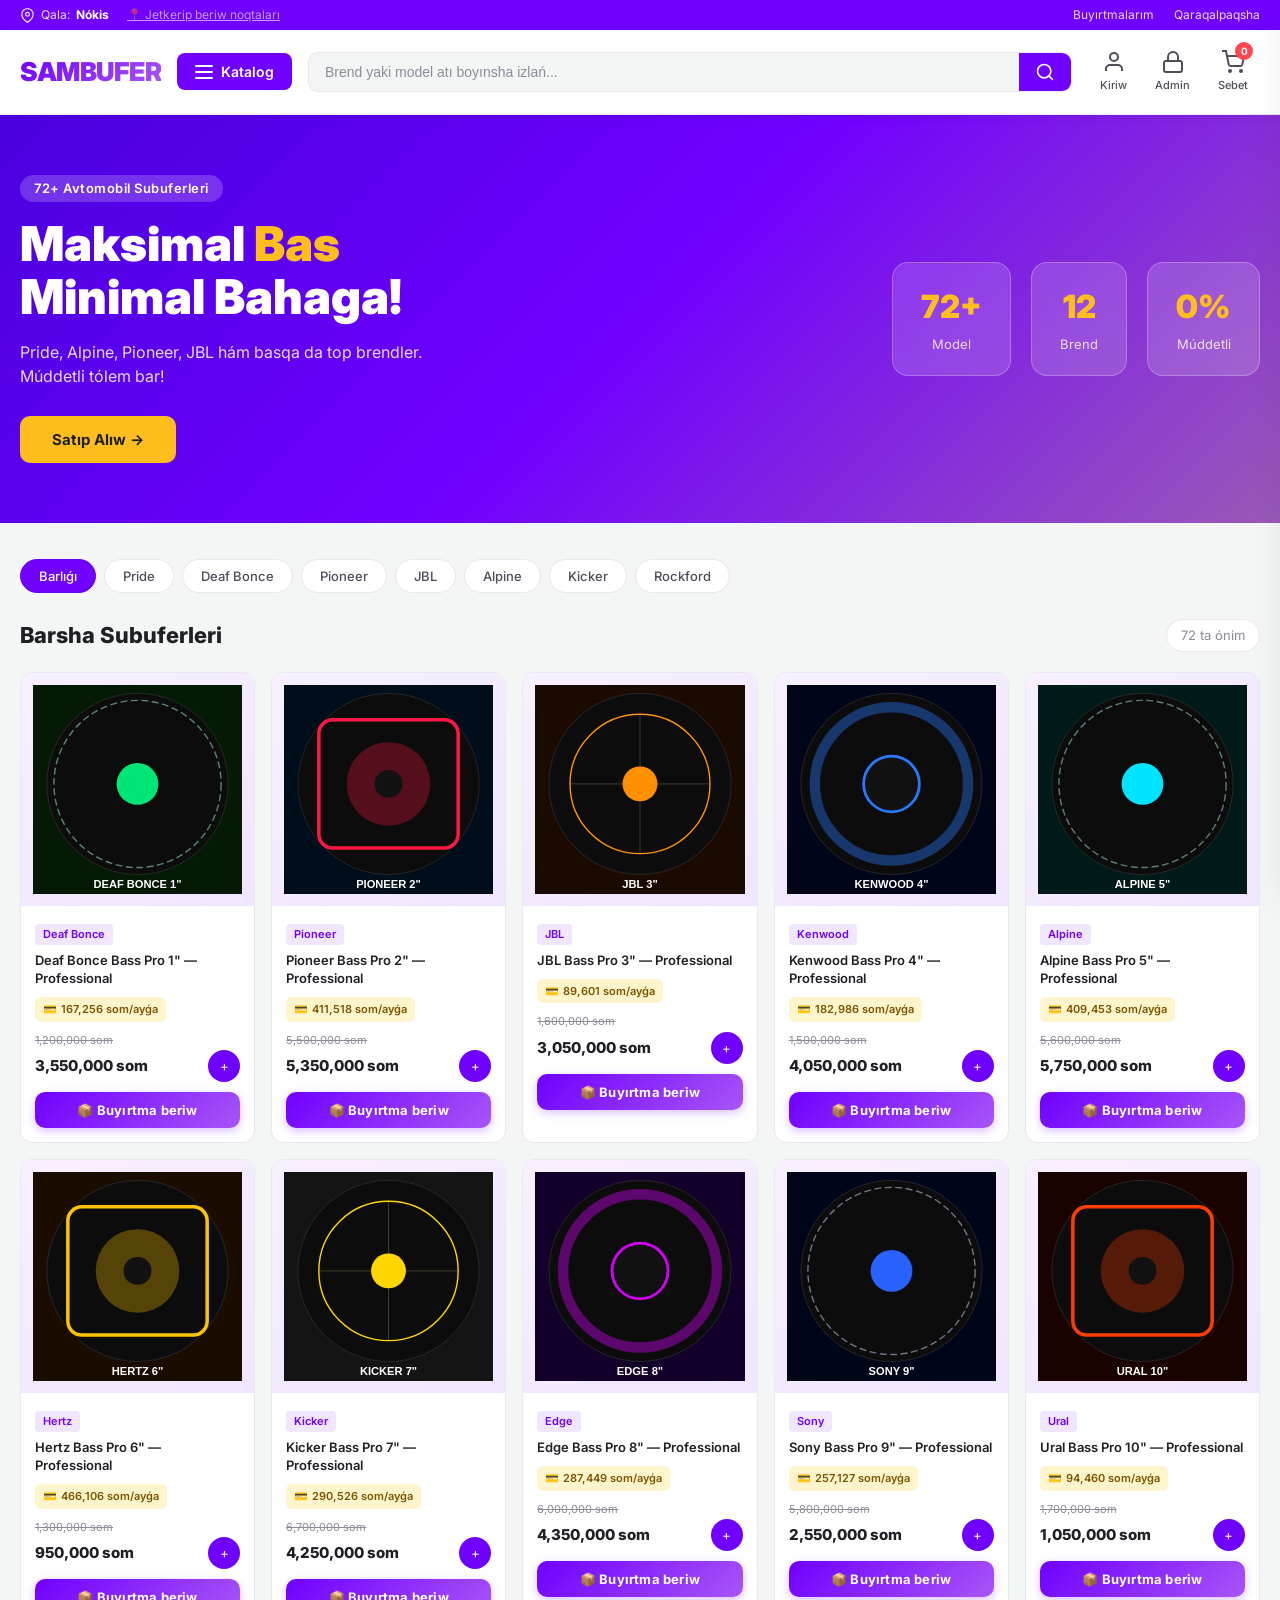
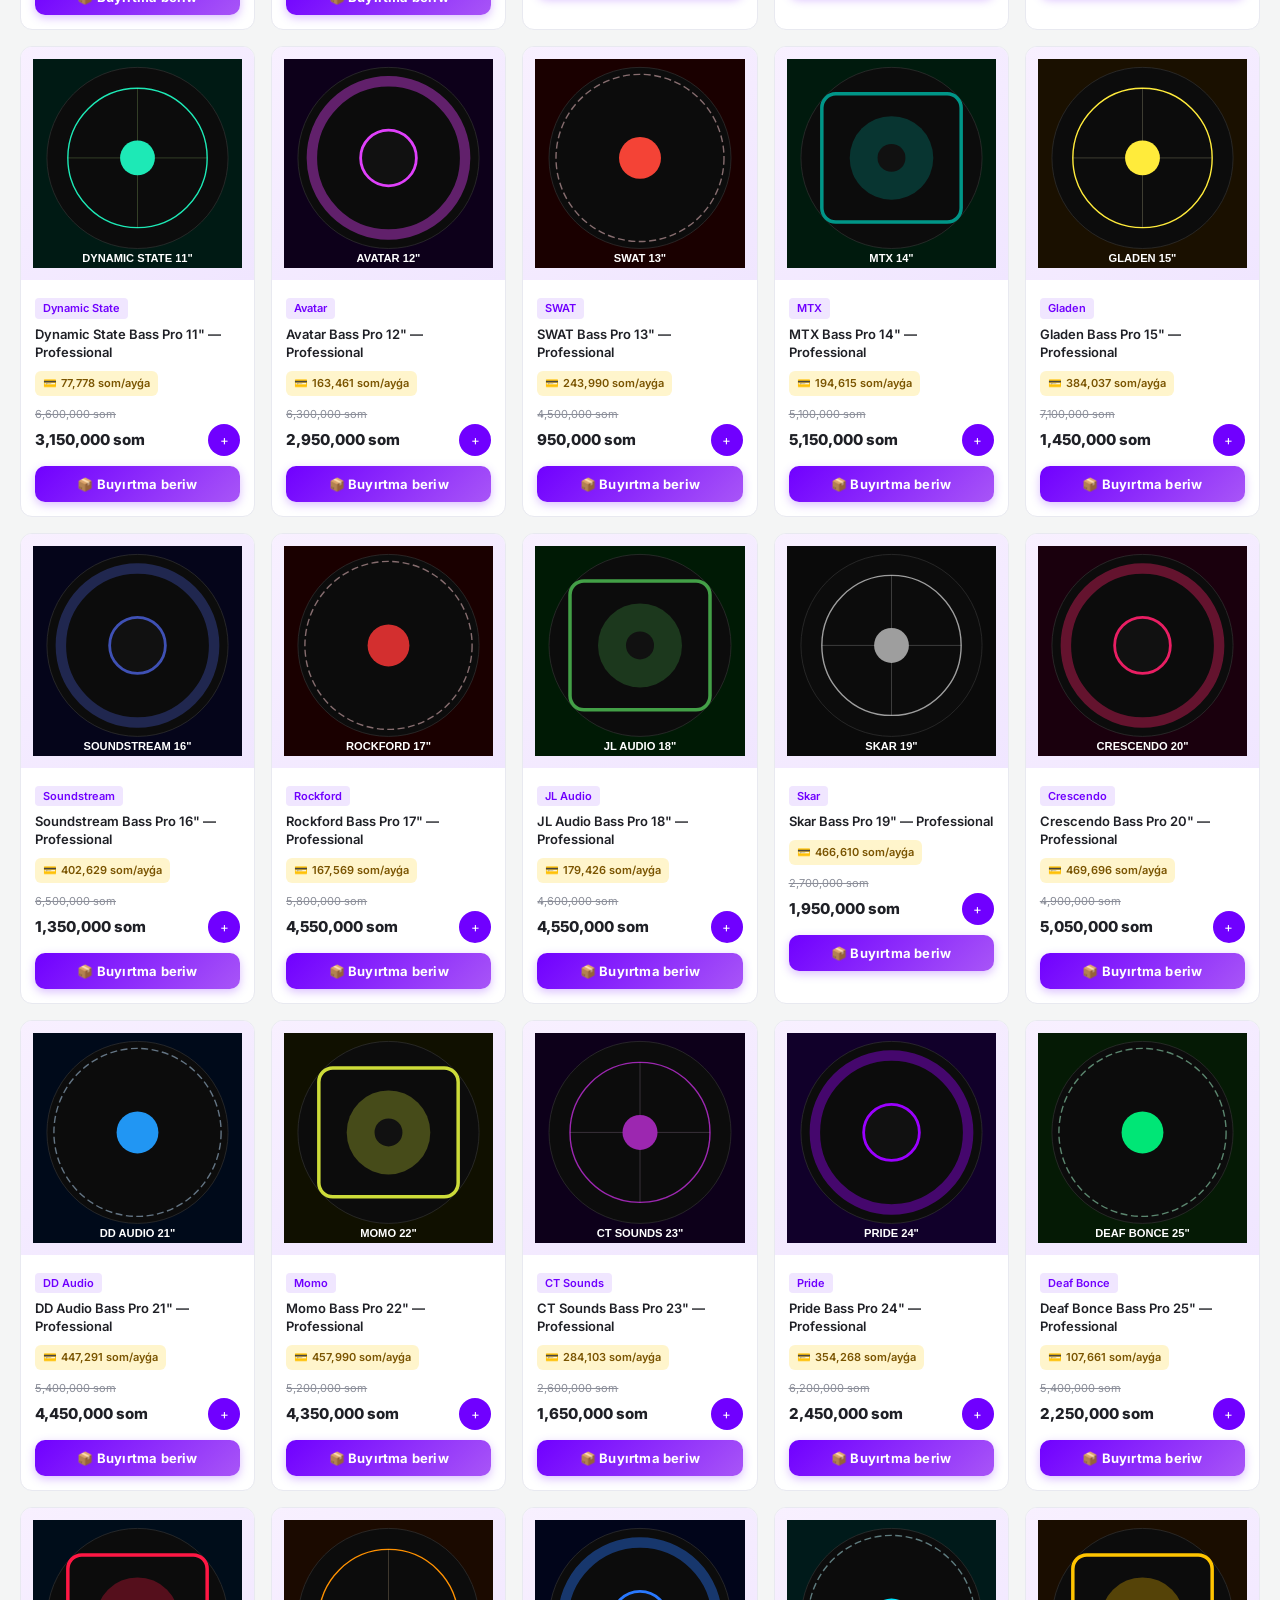
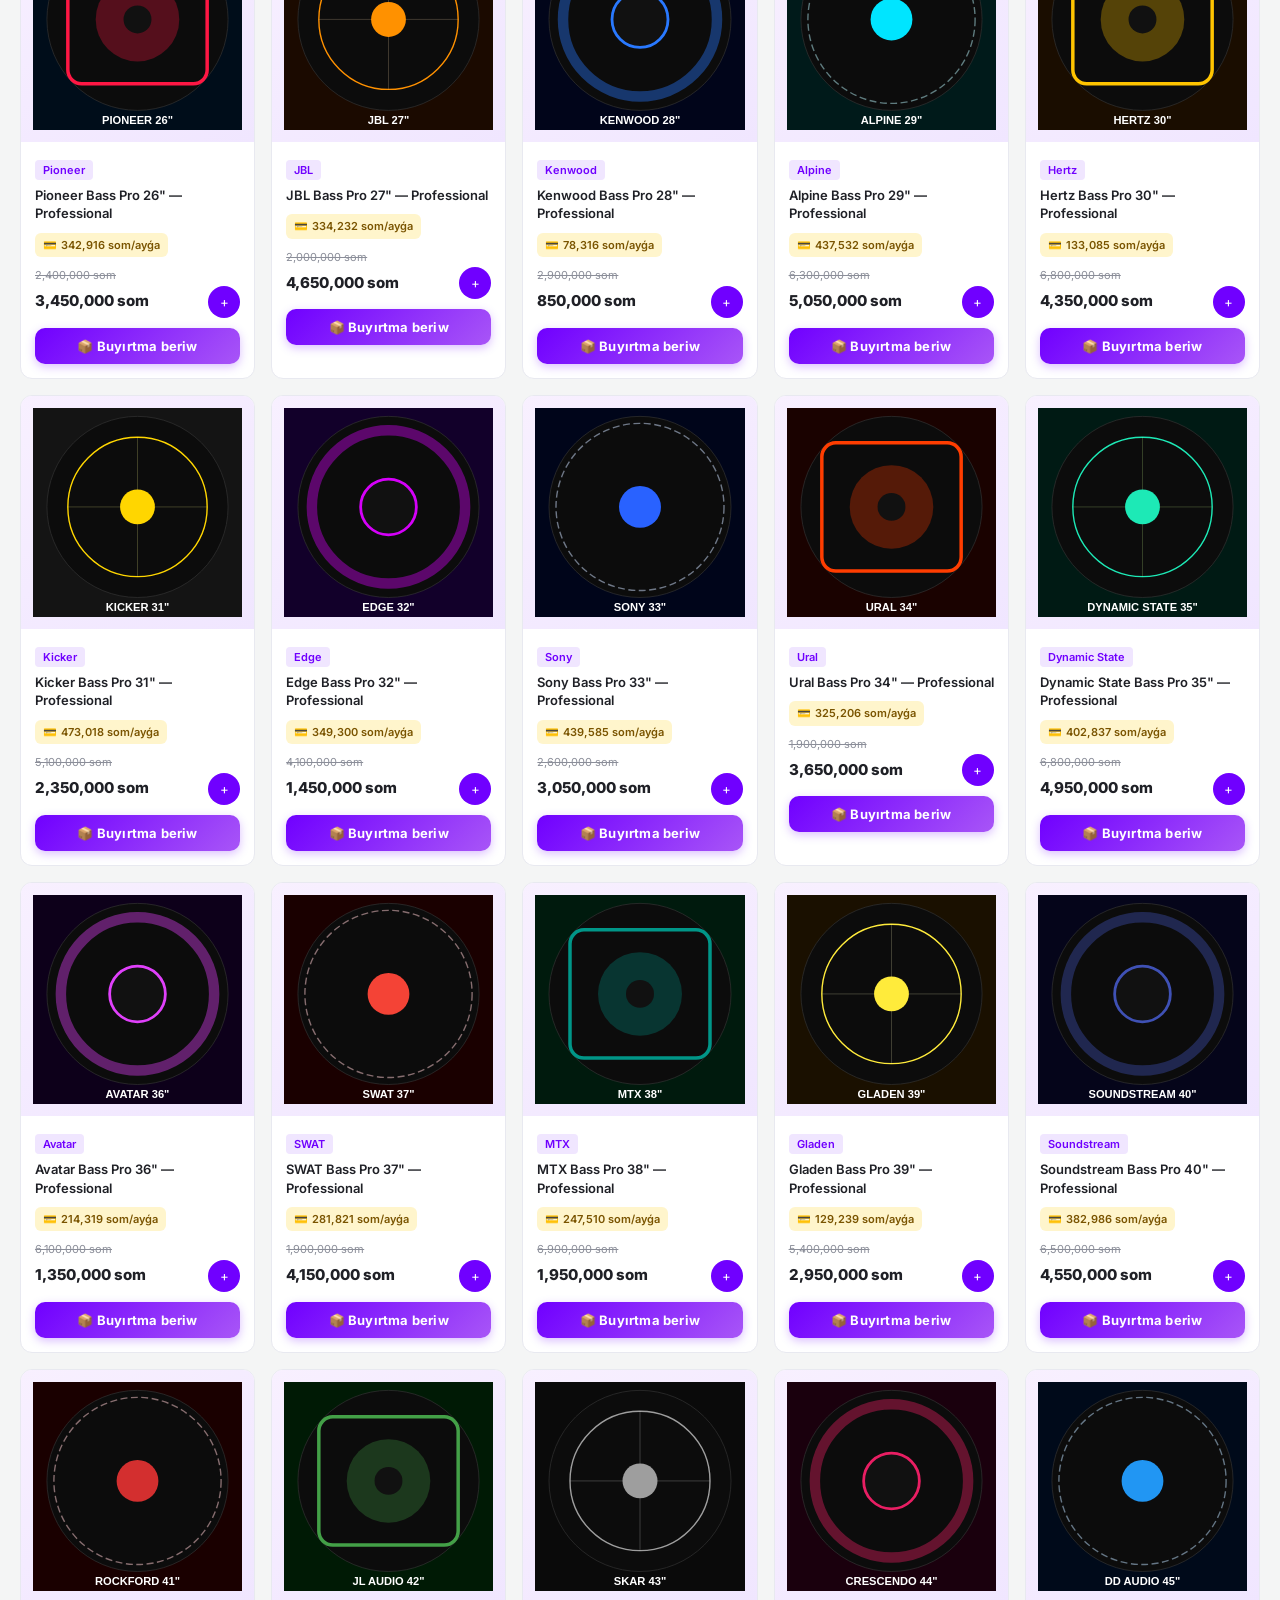
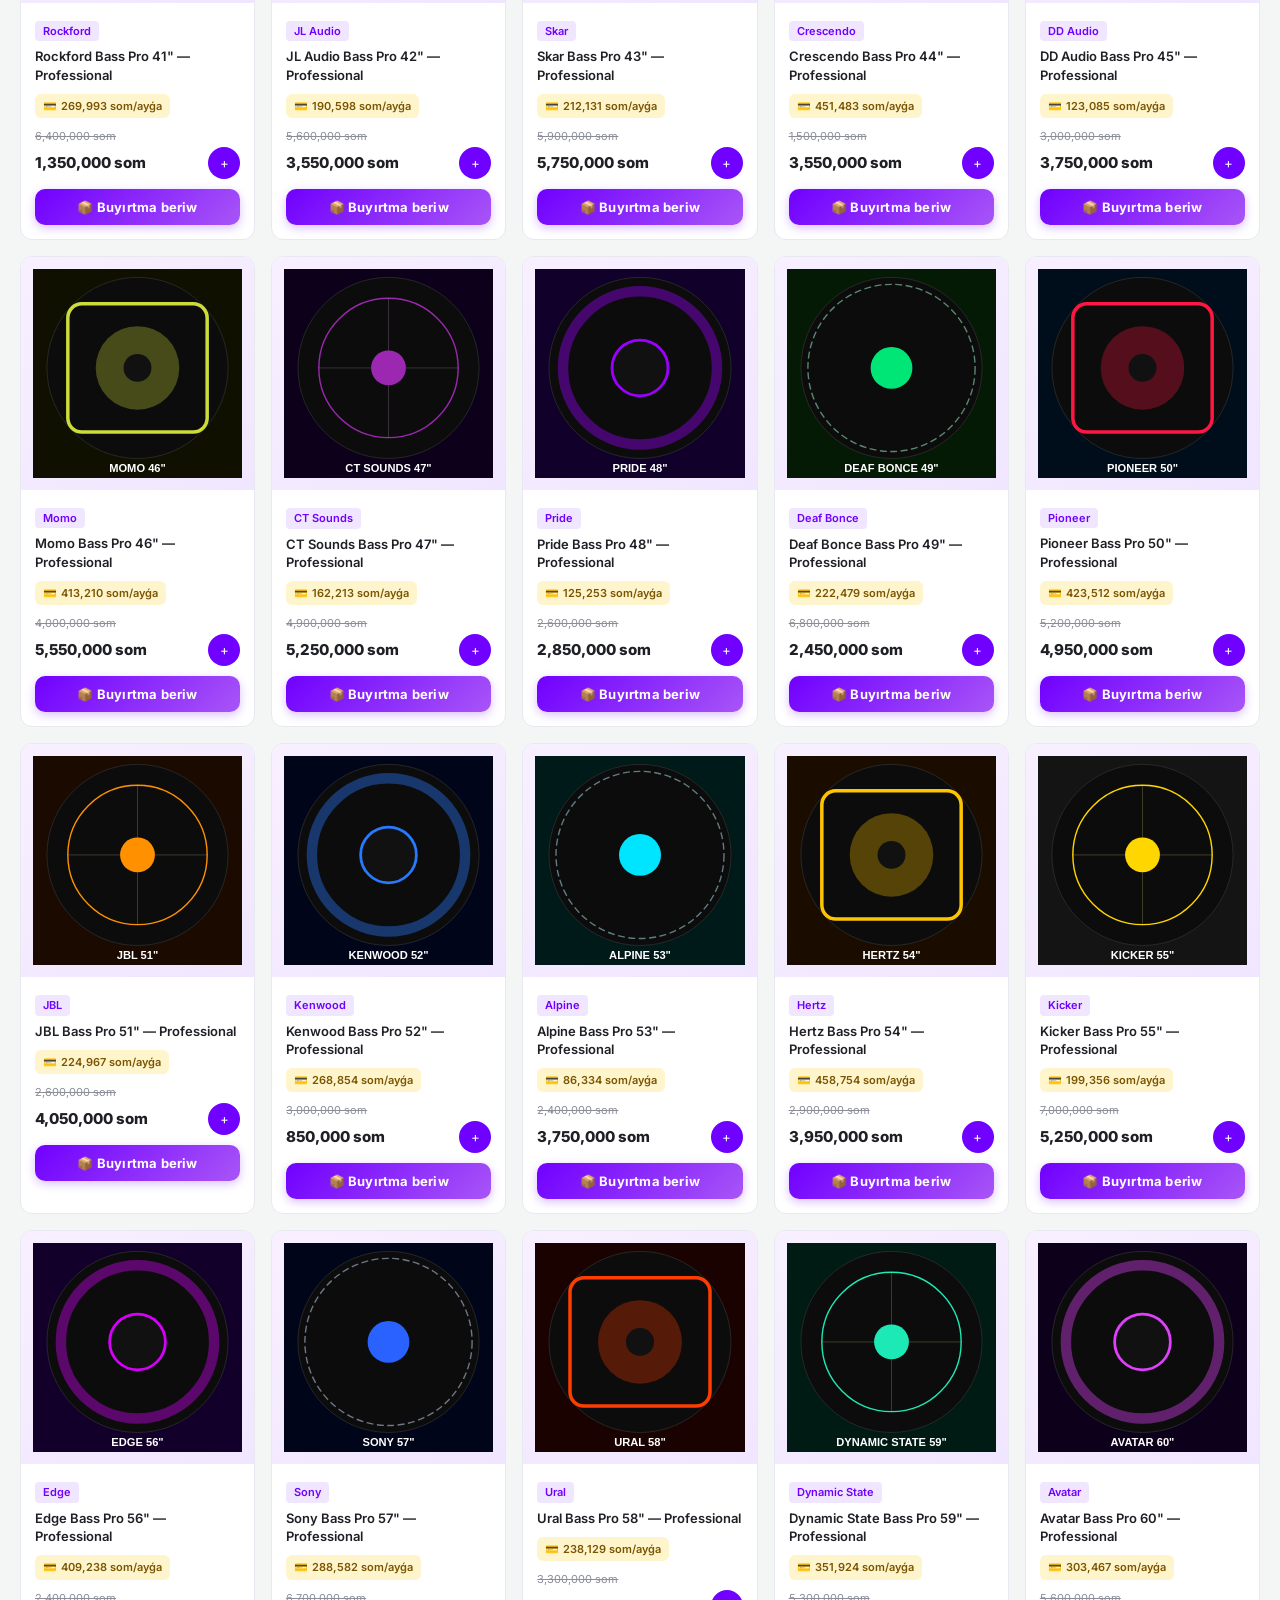
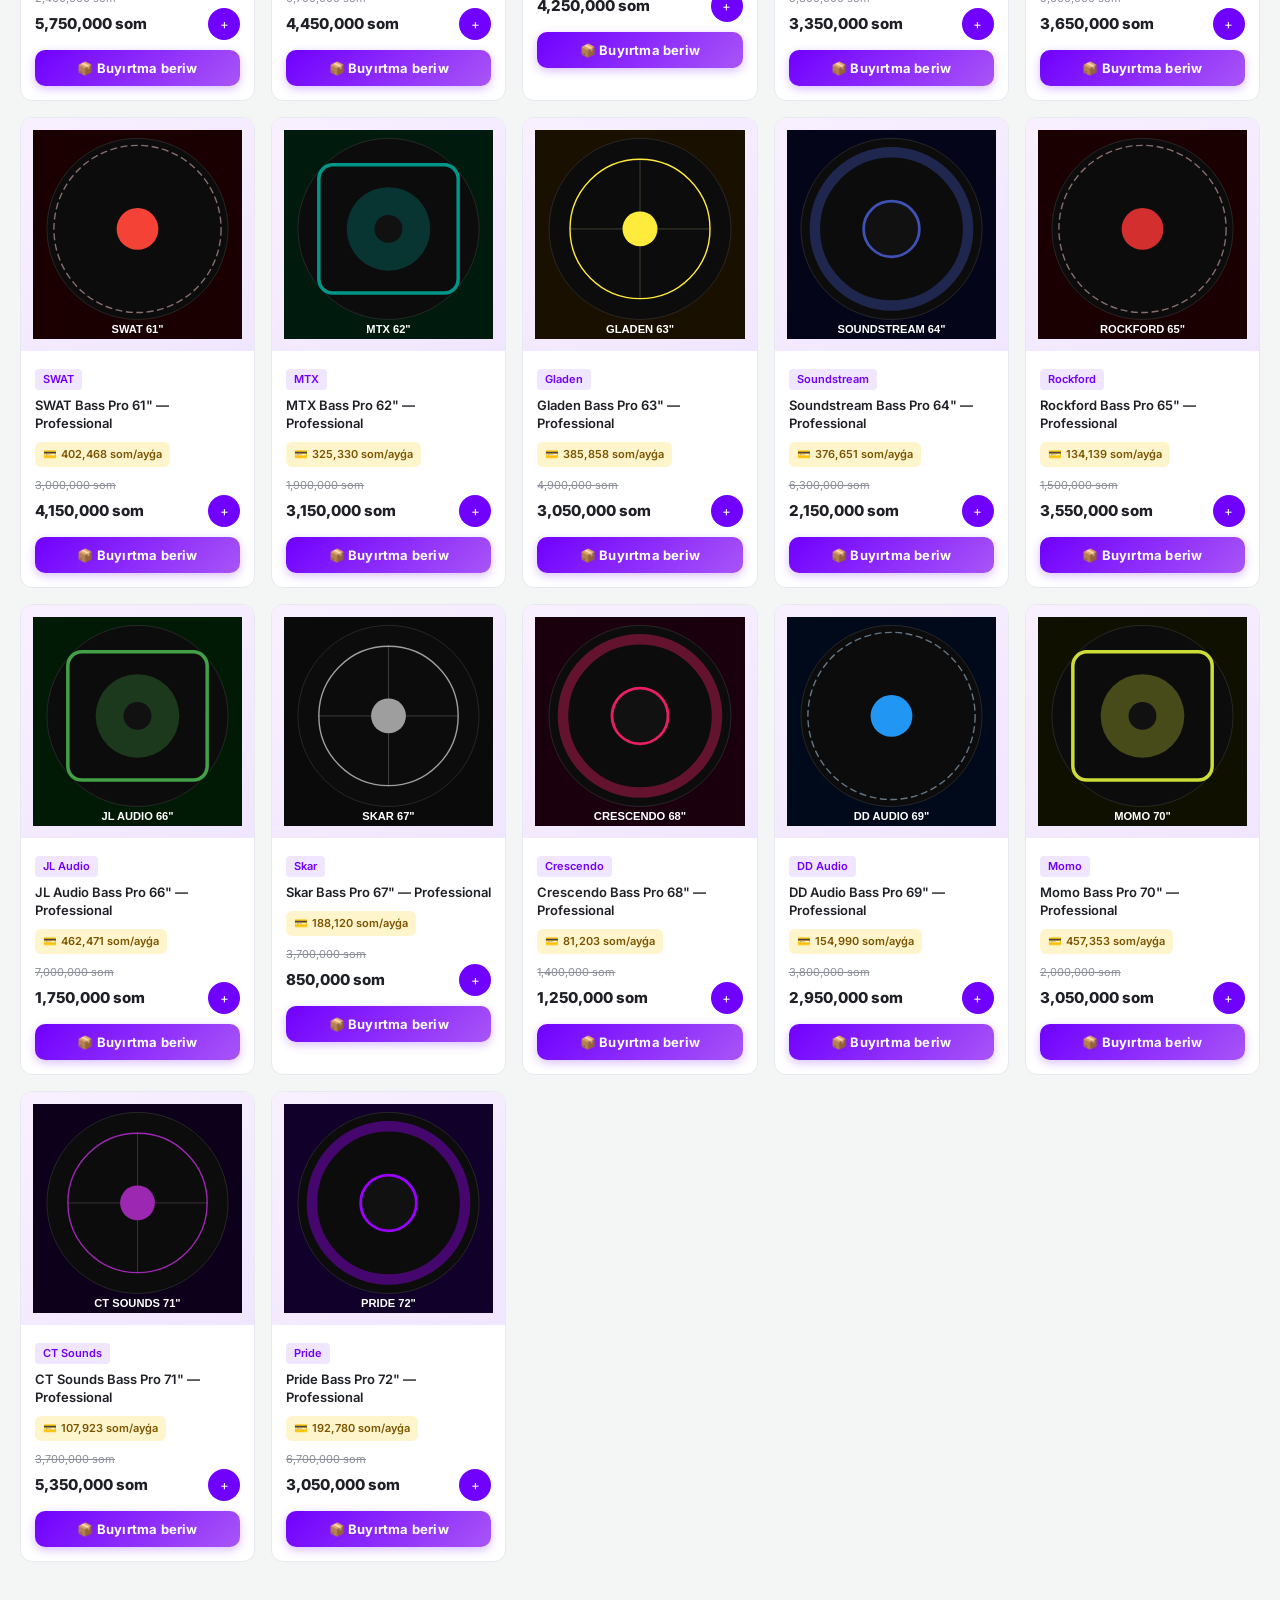
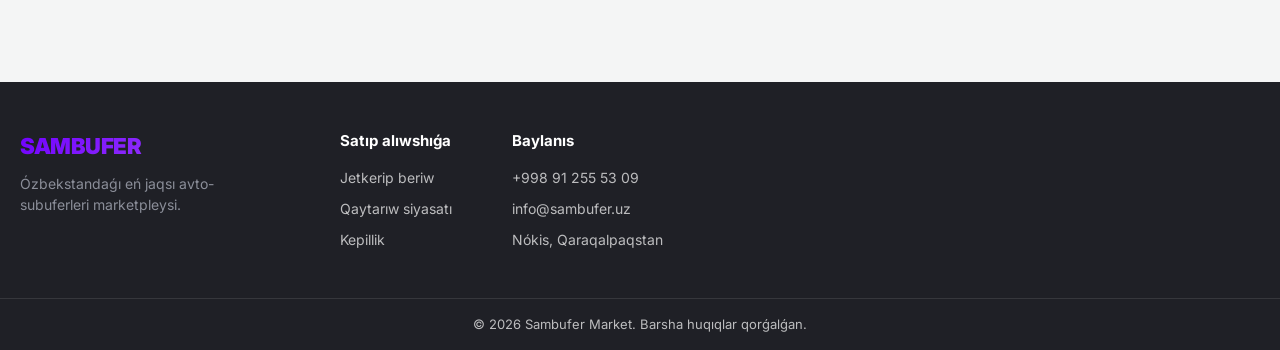
<file: index.html>
<!DOCTYPE html>
<html lang="kaa">
<head>
    <meta charset="UTF-8">
    <meta name="viewport" content="width=device-width, initial-scale=1.0">
    <title>Sambufer Market — Avtomobil subuferleri dükanı</title>
    <meta name="description" content="Ózbekstandaǵı eń jaqsı avto-subuferleri dükanı. 72+ avtomobil subuferi múddetli tólem menen.">
    <link rel="preconnect" href="https://fonts.googleapis.com">
    <link rel="preconnect" href="https://fonts.gstatic.com" crossorigin>
    <link href="https://fonts.googleapis.com/css2?family=Inter:wght@400;500;600;700;800&display=swap" rel="stylesheet">
    <link rel="stylesheet" href="style.css">
</head>
<body>

    <!-- TOP BAR -->
    <div class="top-bar">
        <div class="container top-bar-content">
            <div class="location">
                <svg width="15" height="15" viewBox="0 0 24 24" fill="none" stroke="currentColor" stroke-width="2"><path d="M21 10c0 7-9 13-9 13s-9-6-9-13a9 9 0 0 1 18 0z"></path><circle cx="12" cy="10" r="3"></circle></svg>
                Qala: <strong>Nókis</strong>
                <span class="delivery-points" onclick="openDelivery()" style="cursor:pointer;">📍 Jetkerip beriw noqtaları</span>
            </div>
            <div class="top-links">
                <span onclick="openProfileModal()" style="cursor:pointer;">Buyırtmalarım</span>
                <span>Qaraqalpaqsha</span>
            </div>
        </div>
    </div>

    <!-- HEADER -->
    <header id="main-header">
        <div class="container header-content">
            <div class="logo">
                <span class="logo-text">SAMBUFER</span>
            </div>
            <div style="position:relative;">
                <button class="katalog-btn" id="katalog-btn">
                    <div class="burger"><span></span><span></span><span></span></div>
                    Katalog
                </button>
                <div id="katalog-dropdown" class="katalog-dropdown">
                    <div class="katalog-grid">
                        <div class="katalog-item" onclick="executeSearch('Aktiv');kBtn.classList.remove('active');kDrop.classList.remove('active');"><span>🔋</span> Aktiv sambuferler</div>
                        <div class="katalog-item" onclick="executeSearch('Passiv');kBtn.classList.remove('active');kDrop.classList.remove('active');"><span>🧊</span> Passiv sambuferler</div>
                        <div class="katalog-item" onclick="executeSearch('dinamik');kBtn.classList.remove('active');kDrop.classList.remove('active');"><span>🔊</span> Dinamikler</div>
                        <div class="katalog-item" onclick="executeSearch('Korpus');kBtn.classList.remove('active');kDrop.classList.remove('active');"><span>📦</span> Korpuslı sambuferler</div>
                        <div class="katalog-item" onclick="executeSearch('mini');kBtn.classList.remove('active');kDrop.classList.remove('active');"><span>🤏</span> Mini sambuferler</div>
                        <div class="katalog-item" onclick="executeSearch('Power');kBtn.classList.remove('active');kDrop.classList.remove('active');"><span>🔥</span> Professional sambuferler</div>
                        <div class="katalog-item" onclick="executeSearch('Box');kBtn.classList.remove('active');kDrop.classList.remove('active');"><span>🎹</span> Báss-boxlar</div>
                        <div class="katalog-item" onclick="executeSearch('Kit');kBtn.classList.remove('active');kDrop.classList.remove('active');"><span>🎁</span> Komplektler</div>
                    </div>
                </div>
            </div>
            <div class="search-container">
                <input type="text" id="search-input" placeholder="Brend yaki model atı boyınsha izlań...">
                <button class="search-btn">
                    <svg width="20" height="20" viewBox="0 0 24 24" fill="none" stroke="currentColor" stroke-width="2" stroke-linecap="round" stroke-linejoin="round">
                        <circle cx="11" cy="11" r="8"></circle><line x1="21" y1="21" x2="16.65" y2="16.65"></line>
                    </svg>
                </button>
            </div>
            <div class="header-actions">
                <div class="action-item" id="auth-btn" onclick="openAuthModal()" style="cursor:pointer;">
                    <svg width="24" height="24" viewBox="0 0 24 24" fill="none" stroke="currentColor" stroke-width="2"><path d="M20 21v-2a4 4 0 0 0-4-4H8a4 4 0 0 0-4 4v2"/><circle cx="12" cy="7" r="4"/></svg>
                    <span id="auth-label">Kiriw</span>
                </div>
                <div id="admin-btn" class="action-item" onclick="openAdminLogin()" style="cursor:pointer;">
                    <svg width="24" height="24" viewBox="0 0 24 24" fill="none" stroke="currentColor" stroke-width="2"><rect x="3" y="11" width="18" height="11" rx="2" ry="2"></rect><path d="M7 11V7a5 5 0 0 1 10 0v4"></path></svg>
                    <span>Admin</span>
                </div>
                <div id="cart-icon" class="action-item" style="cursor:pointer;">
                    <div class="cart-wrapper">
                        <svg width="24" height="24" viewBox="0 0 24 24" fill="none" stroke="currentColor" stroke-width="2"><circle cx="9" cy="21" r="1"></circle><circle cx="20" cy="21" r="1"></circle><path d="M1 1h4l2.68 13.39a2 2 0 0 0 2 1.61h9.72a2 2 0 0 0 2-1.61L23 6H6"></path></svg>
                        <span id="cart-count">0</span>
                    </div>
                    <span>Sebet</span>
                </div>
            </div>
        </div>
    </header>

    <!-- HERO BANNER -->
    <section class="banner-section">
        <div class="container">
            <div class="hero-banner">
                <div class="banner-content">
                    <p class="banner-sub">72+ Avtomobil Subuferleri</p>
                    <h1 class="banner-title">Maksimal <span class="highlight">Bas</span><br>Minimal Bahaɡa!</h1>
                    <p class="banner-desc">Pride, Alpine, Pioneer, JBL hám basqa da top brendler. Múddetli tólem bar!</p>
                    <button class="btn-banner" onclick="document.querySelector('.products-section').scrollIntoView({behavior:'smooth'})">Satıp Alıw →</button>
                </div>
                <div class="banner-badge-group">
                    <div class="banner-badge">
                        <span class="badge-num">72+</span>
                        <span class="badge-txt">Model</span>
                    </div>
                    <div class="banner-badge">
                        <span class="badge-num">12</span>
                        <span class="badge-txt">Brend</span>
                    </div>
                    <div class="banner-badge">
                        <span class="badge-num">0%</span>
                        <span class="badge-txt">Múddetli</span>
                    </div>
                </div>
            </div>
        </div>
    </section>

    <!-- CATEGORY FILTERS -->
    <div class="container">
        <div class="filter-bar">
            <button class="filter-btn active" onclick="filterByCategory('all', this)">Barlıǵı</button>
            <button class="filter-btn" onclick="filterByCategory('Pride', this)">Pride</button>
            <button class="filter-btn" onclick="filterByCategory('Deaf Bonce', this)">Deaf Bonce</button>
            <button class="filter-btn" onclick="filterByCategory('Pioneer', this)">Pioneer</button>
            <button class="filter-btn" onclick="filterByCategory('JBL', this)">JBL</button>
            <button class="filter-btn" onclick="filterByCategory('Alpine', this)">Alpine</button>
            <button class="filter-btn" onclick="filterByCategory('Kicker', this)">Kicker</button>
            <button class="filter-btn" onclick="filterByCategory('Rockford', this)">Rockford</button>
        </div>
    </div>

    <!-- PRODUCTS -->
    <main class="container">
        <section class="products-section">
            <div class="section-header">
                <h2 class="section-title">Barsha Subuferleri</h2>
                <span id="product-count" class="product-count">72 ta ónim</span>
            </div>
            <div id="product-grid" class="product-grid"></div>
        </section>
    </main>

    <!-- CART DRAWER -->
    <div id="cart-drawer" class="cart-drawer">
        <div class="cart-header">
            <h3>Sebetim (<span id="cart-total-items">0</span> ta)</h3>
            <button id="close-cart" class="close-btn">&times;</button>
        </div>
        <div id="cart-items" class="cart-items"></div>
        <div class="cart-footer">
            <div class="cart-summary-total">
                <span>Jámi tólem:</span>
                <span id="total-price" style="color:#7000ff;font-weight:700;">0 som</span>
            </div>
            <button class="btn-primary btn-block" onclick="openOrderModal()">Buyırtma Beriw</button>
        </div>
    </div>
    <div id="cart-overlay" class="cart-overlay"></div>

    <!-- ORDER MODAL -->
    <div id="order-modal" class="modal">
        <div class="modal-box" style="max-width:580px;">
            <div class="modal-header">
                <h3>📦 Buyırtmanı rásmiylestiriw</h3>
                <button onclick="closeOrderModal()" class="close-btn">&times;</button>
            </div>
            <div id="order-summary" class="order-summary"></div>
            <form id="order-form" class="order-form">

                <label>Isim-Familiya *</label>
                <input id="order-name" type="text" placeholder="Mısalı: Alisher Karimov" required>

                <label>Telefon nomer *</label>
                <input id="order-phone" type="tel" placeholder="+998 90 123 45 67" required>

                <!-- YETKAZIB BERISH USULI -->
                <label>Yetkazib beriw usuli *</label>
                <div class="delivery-type-row">
                    <label class="delivery-type-card active" id="dtype-pickup-card">
                        <input type="radio" name="delivery-type" value="pickup" checked onchange="switchDeliveryType('pickup')">
                        <span class="dtype-icon">🏪</span>
                        <div>
                            <span class="dtype-title">Uzum punktidan olish</span>
                            <span class="dtype-desc">Tekin • Yaqin punktni tanlang</span>
                        </div>
                    </label>
                    <label class="delivery-type-card" id="dtype-home-card">
                        <input type="radio" name="delivery-type" value="home" onchange="switchDeliveryType('home')">
                        <span class="dtype-icon">🚚</span>
                        <div>
                            <span class="dtype-title">Uyga yetkazish</span>
                            <span class="dtype-desc">25 000 – 50 000 so'm</span>
                        </div>
                    </label>
                </div>

                <!-- UZUM PUNKT TANLASH -->
                <div id="pickup-section">
                    <label>Viloyat *</label>
                    <select id="order-region" onchange="loadPickupPoints(this.value)" required>
                        <option value="">— Viloyatni tanlang —</option>
                        <option>Toshkent shahri</option>
                        <option>Toshkent viloyati</option>
                        <option>Samarqand</option>
                        <option>Buxoro</option>
                        <option>Farg'ona</option>
                        <option>Andijon</option>
                        <option>Namangan</option>
                        <option>Qashqadaryo</option>
                        <option>Surxandaryo</option>
                        <option>Xorazm</option>
                        <option>Navoiy</option>
                        <option>Jizzax</option>
                        <option>Sirdaryo</option>
                        <option selected>Qoraqalpog'iston (Nukus)</option>
                    </select>

                    <label>Uzum punkt *</label>
                    <select id="order-point" required>
                        <option value="">— Punktni tanlang —</option>
                        <option>Nukus — Dostlik ko'ch. 12 (Bozor yonida)</option>
                        <option>Nukus — Amir Temur ko'ch. 45 (MFC yonida)</option>
                        <option>Nukus — Karakalpakstan ko'ch. 8 (Savdo markazi)</option>
                        <option>Nukus — Berdaq ko'ch. 22 (Markaziy bazar)</option>
                        <option>Nukus — Engels ko'ch. 5 (TSUM yaqinida)</option>
                        <option>Nukus — Qo'ng'irot yo'li (Supermarket yonida)</option>
                        <option>Xo'jayli — Markaziy ko'ch. 18</option>
                        <option>Beruniy — Mustaqillik ko'ch. 7</option>
                        <option>Turtkul — Bozor maydon 3</option>
                        <option>Kegeyli — Markaziy ko'ch. 1</option>
                    </select>

                    <div id="pickup-info-card" class="pickup-info-box" style="display:none;">
                        <span style="font-size:24px;">📍</span>
                        <div>
                            <p id="pickup-info-name" style="font-weight:700;font-size:13px;color:#1f2026;"></p>
                            <p id="pickup-info-addr" style="font-size:12px;color:#8b8e99;margin-top:2px;"></p>
                            <p style="font-size:12px;color:#00b857;margin-top:2px;">🕐 09:00 – 21:00 | Dushanba–Yakshanba</p>
                        </div>
                    </div>
                </div>

                <!-- UY MANZILI -->
                <div id="home-section" style="display:none;">
                    <label>To'liq manzil *</label>
                    <input id="order-address" type="text" placeholder="Viloyat, shahar, ko'cha, uy raqami">
                    <div style="background:#fff5cc;border-radius:8px;padding:10px 14px;font-size:12px;color:#7a5400;margin-top:4px;">
                        💡 Yetkazib berish narxi manzilga qarab belgilanadi: 25 000 – 50 000 so'm
                    </div>
                </div>

                <div class="form-section" style="margin-top:20px;">
                    <p style="font-size:12px; font-weight:700; color:#6b6b8a; margin-bottom:8px; text-transform:uppercase;">Tólem usılı</p>
                    <div style="display:flex; flex-direction:column; gap:8px;">
                        <label style="display:flex; align-items:center; gap:10px; padding:12px; border:1.5px solid #eee; border-radius:10px; cursor:pointer; background:#fff;">
                            <input type="radio" name="payment-method" value="card" checked onchange="toggleCardArea(true)" style="accent-color:#7000ff; width:18px; height:18px;">
                            <div>
                                <p style="font-size:13px; font-weight:700; color:#1f2026;">Karta arqalı</p>
                                <p style="font-size:11px; color:#8b8e99;">Bank kartasın qosıw (Humo / Uzcard)</p>
                            </div>
                        </label>
                        <label style="display:flex; align-items:center; gap:10px; padding:12px; border:1.5px solid #eee; border-radius:10px; cursor:pointer; background:#fff;">
                            <input type="radio" name="payment-method" value="uzum" onchange="toggleCardArea(true)" style="accent-color:#7000ff; width:18px; height:18px;">
                            <div>
                                <p style="font-size:13px; font-weight:800; color:#7000ff;">Uzum Karta</p>
                                <p style="font-size:11px; color:#8b8e99;">Sebepli keshbek hám bóleklep tólew</p>
                            </div>
                        </label>
                        <label style="display:flex; align-items:center; gap:10px; padding:12px; border:1.5px solid #eee; border-radius:10px; cursor:pointer; background:#fff;">
                            <input type="radio" name="payment-method" value="pickup_pay" onchange="toggleCardArea(false)" style="accent-color:#7000ff; width:18px; height:18px;">
                            <div>
                                <p style="font-size:13px; font-weight:700; color:#1f2026;">Punktte tólew</p>
                                <p style="font-size:11px; color:#8b8e99;">Topshirish punktine kelgennen soń tólew</p>
                            </div>
                        </label>
                    </div>

                    <!-- DYNAMIC CARD SELECTION -->
                    <div id="card-selection-area" style="margin-top:12px; display:none; padding:16px; background:#f8f9fb; border-radius:10px; border:1px dashed #7000ff;">
                        <p style="font-size:11px; font-weight:700; color:#7000ff; margin-bottom:8px; text-transform:uppercase;">Kartańızdı tańlań</p>
                        <div id="order-cards-list" style="display:flex; flex-direction:column; gap:8px;">
                            <!-- Cards will be injected here -->
                        </div>
                        <button type="button" onclick="openCardModal()" style="margin-top:10px; background:none; border:none; color:#7000ff; font-size:12px; font-weight:700; cursor:pointer;">+ Jańa karta qosıw</button>
                    </div>
                </div>

                <label style="margin-top:16px;">Izoh (ixtıyarı)</label>
                <textarea id="order-note" placeholder="Qo'shimcha ma'lumot..." rows="2"></textarea>

                <button type="submit" class="btn-primary" style="margin-top:8px;">✅ Buyurtmani Tasdiqlash</button>
            </form>
        </div>
    </div>

    <!-- SUCCESS MODAL -->
    <div id="success-modal" class="modal">
        <div class="modal-box" style="text-align:center;padding:48px 32px;">
            <div style="font-size:64px;margin-bottom:16px;">🎉</div>
            <h2 style="color:#7000ff;margin-bottom:12px;">Múbarek bolsın!</h2>
            <p style="color:#4d4e59;font-size:16px;font-weight:600;">Buyırtmańız nátiyjeli saqlandı!</p>
            <p style="color:#8b8e99;font-size:13px;margin-top:8px;">Tez arada buyırtmańızdı alıp ketiwińiz múmkin.</p>
            <button onclick="document.getElementById('success-modal').classList.remove('active');document.getElementById('order-overlay').classList.remove('active');" class="btn-primary" style="margin-top:24px;max-width:200px;">Bosh sahifaga</button>
        </div>
    </div>
    <div id="order-overlay" class="cart-overlay"></div>

    <!-- ADMIN LOGIN MODAL -->
    <div id="admin-login-modal" class="modal">
        <div class="modal-box" style="max-width:400px;">
            <div class="modal-header">
                <h3>🔐 Admin Panel — Kirish</h3>
                <button onclick="closeAdminLogin()" class="close-btn">&times;</button>
            </div>
            <form id="admin-login-form" class="order-form" onsubmit="handleAdminLogin(event)" style="padding:24px;">
                <label>Login *</label>
                <input id="admin-username" type="text" placeholder="admin" autocomplete="off" required>
                <label>Parol *</label>
                <div class="pw-wrap">
                    <input id="admin-password" type="password" placeholder="••••••••" required>
                    <button type="button" class="pw-toggle" onclick="toggleAdminPw()">👁</button>
                </div>
                <div id="admin-login-error" style="color:#ff4651;font-size:13px;display:none;margin-top:4px;">❌ Login yoki parol noto'g'ri!</div>
                <button type="submit" class="btn-primary" style="margin-top:16px;">🚀 Kirish</button>
            </form>
        </div>
    </div>
    <div id="admin-login-overlay" class="cart-overlay" onclick="closeAdminLogin()"></div>

    <!-- DELIVERY MODAL -->
    <div id="delivery-modal" class="modal">
        <div class="modal-box" style="max-width:640px;">
            <div class="modal-header">
                <h3>📍 Jetkerip beriw noqtaları</h3>
                <button onclick="closeDelivery()" class="close-btn">&times;</button>
            </div>
            <div style="padding:20px 24px;">
                <p style="color:#4d4e59;font-size:14px;margin-bottom:20px;">Ózbekstannıń barsha wálayatları hám Qaraqalpaqstanǵa jetkerip beremiz. Buyırtma beriw waqtında adresingizdi kiritiń.</p>
                <div class="delivery-grid">
                    <div class="delivery-card">
                        <div class="delivery-icon">🏙️</div>
                        <h4>Tashkent qalası</h4>
                        <p>1-2 kún</p>
                        <span class="delivery-free">Tegin</span>
                    </div>
                    <div class="delivery-card">
                        <div class="delivery-icon">🌆</div>
                        <h4>Tashkent wálayatı</h4>
                        <p>1-3 kún</p>
                        <span class="delivery-paid">25 000 som</span>
                    </div>
                    <div class="delivery-card">
                        <div class="delivery-icon">🌿</div>
                        <h4>Samarqand</h4>
                        <p>2-4 kún</p>
                        <span class="delivery-paid">30 000 som</span>
                    </div>
                    <div class="delivery-card">
                        <div class="delivery-icon">🏺</div>
                        <h4>Buxara</h4>
                        <p>2-4 kún</p>
                        <span class="delivery-paid">30 000 som</span>
                    </div>
                    <div class="delivery-card">
                        <div class="delivery-icon">🌾</div>
                        <h4>Qashqadárya</h4>
                        <p>3-5 kún</p>
                        <span class="delivery-paid">35 000 som</span>
                    </div>
                    <div class="delivery-card">
                        <div class="delivery-icon">🏔️</div>
                        <h4>Surxandárya</h4>
                        <p>3-5 kún</p>
                        <span class="delivery-paid">35 000 som</span>
                    </div>
                    <div class="delivery-card">
                        <div class="delivery-icon">🌊</div>
                        <h4>Xorezm</h4>
                        <p>3-5 kún</p>
                        <span class="delivery-paid">35 000 som</span>
                    </div>
                    <div class="delivery-card">
                        <div class="delivery-icon">🌻</div>
                        <h4>Ferg'ana</h4>
                        <p>2-4 kún</p>
                        <span class="delivery-paid">30 000 som</span>
                    </div>
                    <div class="delivery-card">
                        <div class="delivery-icon">🏞️</div>
                        <h4>Andijon</h4>
                        <p>2-4 kún</p>
                        <span class="delivery-paid">30 000 som</span>
                    </div>
                    <div class="delivery-card">
                        <div class="delivery-icon">🍇</div>
                        <h4>Namangan</h4>
                        <p>2-4 kún</p>
                        <span class="delivery-paid">30 000 som</span>
                    </div>
                    <div class="delivery-card">
                        <div class="delivery-icon">🌷</div>
                        <h4>Sırdarya</h4>
                        <p>2-3 kún</p>
                        <span class="delivery-paid">28 000 som</span>
                    </div>
                    <div class="delivery-card">
                        <div class="delivery-icon">🌴</div>
                        <h4>Jizzax</h4>
                        <p>2-3 kún</p>
                        <span class="delivery-paid">28 000 som</span>
                    </div>
                    <div class="delivery-card">
                        <div class="delivery-icon">🏜️</div>
                        <h4>Nawáyi</h4>
                        <p>3-5 kún</p>
                        <span class="delivery-paid">32 000 som</span>
                    </div>
                    <div class="delivery-card" style="border-color:#7000ff;background:linear-gradient(135deg,#f8f0ff,#fff);">
                        <div class="delivery-icon">🏖️</div>
                        <h4 style="color:#7000ff;">Nókis (QR)</h4>
                        <p>4-6 kún</p>
                        <span class="delivery-paid">40 000 som</span>
                    </div>
                </div>
                <div style="background:#f8f0ff;border-radius:12px;padding:16px;margin-top:20px;border-left:4px solid #7000ff;">
                    <p style="font-size:13px;color:#4d4e59;">📞 <strong>Buyırtma ushın:</strong> +998 90 000 00 00</p>
                    <p style="font-size:13px;color:#4d4e59;margin-top:6px;">🕐 <strong>Jumıs waqtı:</strong> Dú–Shan, 09:00–21:00</p>
                    <p style="font-size:13px;color:#4d4e59;margin-top:6px;">🚚 <strong>50 000 somnan joqarı buyırtmalarǵa</strong> — shet qoyıladı!</p>
                </div>
            </div>
        </div>
    </div>
    <div id="delivery-overlay" class="cart-overlay"></div>

    <!-- FOOTER -->
    <footer>
        <div class="container footer-content">
            <div class="footer-left">
                <div class="logo-text" style="font-size:22px;margin-bottom:10px;">SAMBUFER</div>
                <p style="color:#8b8e99;font-size:14px;max-width:260px;">Ózbekstandaǵı eń jaqsı avto-subuferleri marketpleysi.</p>
            </div>
            <div class="footer-column">
                <h4>Satıp alıwshıǵa</h4>
                <ul>
                    <li>Jetkerip beriw</li>
                    <li>Qaytarıw siyasatı</li>
                    <li>Kepillik</li>
                </ul>
            </div>
            <div class="footer-column">
                <h4>Baylanıs</h4>
                <ul>
                    <li><a href="tel:+998912555309" style="color:inherit; text-decoration:none;">+998 91 255 53 09</a></li>
                    <li>info@sambufer.uz</li>
                    <li>Nókis, Qaraqalpaqstan</li>
                </ul>
            </div>
        </div>
        <div class="footer-bottom">
            <p>&copy; 2026 Sambufer Market. Barsha huqıqlar qorǵalǵan.</p>
        </div>
    </footer>

    <!-- AUTH MODAL (Registration) -->
    <div id="auth-modal" class="modal">
        <div class="modal-box" style="width: 380px;">
            <div class="modal-header">
                <h3>Dizimnen ótiw</h3>
                <button class="close-btn" onclick="closeAuthModal()">&times;</button>
            </div>
            <form id="auth-form" class="order-form" onsubmit="handleAuth(event)">
                <p style="font-size: 13px; color: #6b6b8a; margin-bottom: 12px; text-align: center;">Buyırtma beriw ushın telefon nomerińizdi kiritiń</p>
                <div style="display:flex; flex-direction:column; gap:8px;">
                    <label style="font-size:12px; font-weight:600;">Atıńız</label>
                    <input type="text" id="user-name" placeholder="Masalan: Aziz" required>
                    <label style="font-size:12px; font-weight:600;">Telefon nomerińiz</label>
                    <input type="tel" id="user-phone" placeholder="+998 __ ___ __ __" required>
                </div>
                <div style="margin-top: 16px;">
                   <button type="submit" class="btn-primary">Kiriw</button>
                </div>
            </form>
        </div>
    </div>
    <div id="auth-overlay" class="cart-overlay" onclick="closeAuthModal()"></div>

    <!-- PROFILE MODAL -->
    <div id="profile-modal" class="modal">
        <div class="modal-box" style="width: 420px; max-height: 85vh; overflow-y: auto;">
            <div class="modal-header">
                <h3 style="font-weight: 800;">Profilim</h3>
                <button class="close-btn" onclick="closeProfileModal()">&times;</button>
            </div>
            <div id="profile-content" style="padding: 20px;">
                <!-- Profile details here -->
            </div>
            <div style="padding: 16px 20px; border-top: 1px solid #f2f4f7;">
                <button class="btn-primary" onclick="userLogout()" style="background:#ff4651; width: 100%; font-weight:700;">Tizimdan chiqish</button>
            </div>
        </div>
    </div>
    <div id="profile-overlay" class="cart-overlay" onclick="closeProfileModal()"></div>

    <!-- ADD CARD MODAL -->
    <div id="card-modal" class="modal">
        <div class="modal-box" style="width: 380px;">
            <div class="modal-header">
                <h3>Karta qosıw</h3>
                <button class="close-btn" onclick="closeCardModal()">&times;</button>
            </div>
            <form id="card-form" class="order-form" onsubmit="handleAddCard(event)" style="padding: 20px;">
                <div style="display:flex; flex-direction:column; gap:16px;">
                    <!-- TYPE SELECTOR -->
                    <div style="display:flex; gap:8px; justify-content:center; margin-bottom:8px;">
                        <label class="card-type-label">
                            <input type="radio" name="card-type" value="Uzcard" checked onchange="updateCardSkin('Uzcard')">
                            <span class="card-type-btn">Uzcard</span>
                        </label>
                        <label class="card-type-label">
                            <input type="radio" name="card-type" value="Humo" onchange="updateCardSkin('Humo')">
                            <span class="card-type-btn">Humo</span>
                        </label>
                        <label class="card-type-label">
                            <input type="radio" name="card-type" value="Visa" onchange="updateCardSkin('Visa')">
                            <span class="card-type-btn">Visa</span>
                        </label>
                        <label class="card-type-label">
                            <input type="radio" name="card-type" value="Mastercard" onchange="updateCardSkin('Mastercard')">
                            <span class="card-type-btn">Mastercard</span>
                        </label>
                        <label class="card-type-label">
                            <input type="radio" name="card-type" value="Uzum" onchange="updateCardSkin('Uzum')">
                            <span class="card-type-btn">Uzum</span>
                        </label>
                    </div>

                    <div id="card-preview-box" style="background: linear-gradient(135deg, #7000ff, #a855f7); padding: 24px; border-radius: 16px; color: #fff; box-shadow: 0 12px 32px rgba(112, 0, 255, 0.3); transition: all 0.4s ease; position: relative; overflow: hidden;">
                        <div style="position: absolute; top: -20px; right: -20px; width: 120px; height: 120px; background: rgba(255,255,255,0.1); border-radius: 50%;"></div>
                        <p style="font-size: 10px; font-weight: 700; opacity: 0.8; margin-bottom: 6px; letter-spacing: 1px;">KARTA NOMERI</p>
                        <input type="text" id="card-num" placeholder="0000 0000 0000 0000" maxlength="19" required
                            style="background: transparent; border: none; color: #fff; font-size: 20px; font-weight: 800; width: 100%; outline: none; letter-spacing: 2px;">
                        <div style="display: flex; justify-content: space-between; align-items: flex-end; margin-top: 24px;">
                            <div>
                                <p style="font-size: 8px; font-weight: 700; opacity: 0.8; margin-bottom: 4px;">MUDDETI</p>
                                <input type="text" id="card-exp" placeholder="MM/YY" maxlength="5" required
                                    style="background: transparent; border: none; color: #fff; font-size: 16px; font-weight: 800; width: 70px; outline: none;">
                            </div>
                            <div id="card-logo-preview" style="font-weight: 900; font-style: italic; font-size: 18px; letter-spacing: -1px;">UZCARD</div>
                        </div>
                    </div>
                </div>
                <button type="submit" class="btn-primary" style="margin-top: 24px; font-weight: 700; height: 50px;">💳 Kartanı saqlaw</button>
            </form>
        </div>
    </div>
    <div id="card-overlay" class="cart-overlay" onclick="closeCardModal()"></div>

    <script src="app.js"></script>
</body>
</html>
</file>
<file: style.css>
/* =============================================
   SAMBUFER MARKET — Premium CSS
   Uzum Market clone with ultra-high quality UI
============================================= */

@import url('https://fonts.googleapis.com/css2?family=Inter:wght@300;400;500;600;700;800;900&display=swap');

/* ===== CSS VARIABLES ===== */
:root {
    --purple: #7000ff;
    --purple-dark: #5a00cc;
    --purple-light: #f0e6ff;
    --yellow: #ffbe1e;
    --text-primary: #1f2026;
    --text-secondary: #4d4e59;
    --text-muted: #8b8e99;
    --bg: #f4f5f5;
    --white: #ffffff;
    --border: #e8e9f0;
    --red: #ff4651;
    --green: #00b857;
    --shadow-sm: 0 2px 8px rgba(0,0,0,0.06);
    --shadow-md: 0 4px 20px rgba(0,0,0,0.10);
    --shadow-lg: 0 8px 40px rgba(112,0,255,0.15);
    --radius: 12px;
    --transition: all 0.2s ease;
}

/* ===== RESET ===== */
*, *::before, *::after { box-sizing: border-box; margin: 0; padding: 0; }
body { font-family: 'Inter', -apple-system, sans-serif; background: var(--bg); color: var(--text-primary); line-height: 1.5; }
a { text-decoration: none; color: inherit; }
button { font-family: inherit; cursor: pointer; }
ul { list-style: none; }

.container { max-width: 1280px; margin: 0 auto; padding: 0 20px; }

/* ===== TOP BAR ===== */
.top-bar { background: var(--purple); color: rgba(255,255,255,0.85); font-size: 12px; padding: 6px 0; }
.top-bar-content { display: flex; justify-content: space-between; align-items: center; }
.location { display: flex; align-items: center; gap: 6px; }
.location strong { color: #fff; }
.delivery-points { color: rgba(255,255,255,0.6); margin-left: 12px; cursor: pointer; text-decoration: underline; }
.top-links { display: flex; gap: 20px; }
.top-links span { cursor: pointer; }
.top-links span:hover { color: #fff; }

/* ===== HEADER ===== */
#main-header {
    background: var(--white);
    border-bottom: 1px solid var(--border);
    position: sticky;
    top: 0;
    z-index: 100;
    box-shadow: var(--shadow-sm);
}
.header-content {
    display: flex;
    align-items: center;
    gap: 16px;
    padding: 14px 20px;
}
.logo-text {
    font-size: 26px;
    font-weight: 900;
    background: linear-gradient(135deg, var(--purple), #a855f7);
    -webkit-background-clip: text;
    -webkit-text-fill-color: transparent;
    background-clip: text;
    letter-spacing: -0.5px;
    white-space: nowrap;
}
.katalog-btn {
    display: flex;
    align-items: center;
    gap: 8px;
    background: var(--purple);
    color: #fff;
    border: none;
    padding: 10px 18px;
    border-radius: 8px;
    font-size: 14px;
    font-weight: 600;
    white-space: nowrap;
    transition: var(--transition);
}
.katalog-btn:hover { background: var(--purple-dark); }
.katalog-btn.active .burger span:nth-child(1) { transform: translateY(6px) rotate(45deg); }
.katalog-btn.active .burger span:nth-child(2) { opacity: 0; }
.katalog-btn.active .burger span:nth-child(3) { transform: translateY(-6px) rotate(-45deg); }

.katalog-dropdown {
    position: absolute;
    top: calc(100% + 12px);
    left: 0;
    width: 250px;
    background: var(--white);
    border-radius: 12px;
    box-shadow: 0 10px 40px rgba(0,0,0,0.15);
    border: 1px solid var(--border);
    z-index: 1000;
    opacity: 0;
    visibility: hidden;
    transform: translateY(10px);
    transition: all 0.2s cubic-bezier(0.16, 1, 0.3, 1);
}
.katalog-dropdown.active {
    opacity: 1;
    visibility: visible;
    transform: translateY(0);
}
.katalog-grid {
    padding: 12px;
    display: flex;
    flex-direction: column;
}
.katalog-item {
    display: flex;
    align-items: center;
    gap: 12px;
    padding: 10px 16px;
    border-radius: 8px;
    font-size: 14px;
    font-weight: 600;
    color: var(--text-secondary);
    cursor: pointer;
    transition: all 0.2s;
}
.katalog-item span { font-size: 18px; }
.katalog-item:hover {
    background: var(--purple-light);
    color: var(--purple);
}

.burger { display: flex; flex-direction: column; gap: 4px; }
.burger span { display: block; width: 18px; height: 2px; background: #fff; border-radius: 2px; transition: all 0.3s; }

.search-container {
    flex: 1;
    display: flex;
    background: var(--bg);
    border: 1.5px solid var(--border);
    border-radius: 10px;
    overflow: hidden;
    transition: var(--transition);
}
.search-container:focus-within { border-color: var(--purple); box-shadow: 0 0 0 3px rgba(112,0,255,0.1); background: #fff; }
#search-input { flex: 1; padding: 11px 16px; border: none; background: transparent; font-size: 14px; outline: none; color: var(--text-primary); }
#search-input::placeholder { color: var(--text-muted); }
.search-btn { padding: 0 16px; background: var(--purple); border: none; color: #fff; display: flex; align-items: center; transition: var(--transition); }
.search-btn:hover { background: var(--purple-dark); }

.header-actions { display: flex; gap: 4px; }
.action-item {
    display: flex;
    flex-direction: column;
    align-items: center;
    gap: 3px;
    padding: 6px 12px;
    border-radius: 8px;
    cursor: pointer;
    font-size: 11px;
    font-weight: 500;
    color: var(--text-secondary);
    transition: var(--transition);
    border: none;
    background: none;
    white-space: nowrap;
}
.action-item:hover { background: var(--purple-light); color: var(--purple); }
.cart-wrapper { position: relative; display: flex; }
#cart-count {
    position: absolute;
    top: -8px; right: -8px;
    background: var(--red);
    color: #fff;
    font-size: 10px;
    font-weight: 700;
    width: 18px; height: 18px;
    border-radius: 50%;
    display: flex; align-items: center; justify-content: center;
}

/* ===== HERO BANNER ===== */
.banner-section { background: linear-gradient(135deg, #4a00e0 0%, #7000ff 50%, #9b59b6 100%); padding: 60px 0; margin-bottom: 20px; }
.hero-banner { display: flex; align-items: center; justify-content: space-between; color: #fff; gap: 40px; }
.banner-content { flex: 1; }
.banner-sub { font-size: 13px; font-weight: 600; background: rgba(255,255,255,0.2); display: inline-block; padding: 4px 14px; border-radius: 20px; margin-bottom: 16px; letter-spacing: 0.5px; }
.banner-title { font-size: 48px; font-weight: 900; line-height: 1.1; margin-bottom: 16px; }
.banner-title .highlight { color: var(--yellow); }
.banner-desc { font-size: 16px; opacity: 0.85; margin-bottom: 28px; max-width: 420px; }
.btn-banner { background: var(--yellow); color: #1f2026; border: none; padding: 14px 32px; border-radius: 10px; font-size: 15px; font-weight: 700; cursor: pointer; transition: var(--transition); }
.btn-banner:hover { background: #ffd04a; transform: translateY(-2px); box-shadow: 0 6px 20px rgba(255,190,30,0.4); }
.banner-badge-group { display: flex; gap: 20px; }
.banner-badge { background: rgba(255,255,255,0.15); backdrop-filter: blur(10px); border: 1px solid rgba(255,255,255,0.25); border-radius: 16px; padding: 20px 28px; text-align: center; }
.badge-num { display: block; font-size: 32px; font-weight: 900; color: var(--yellow); }
.badge-txt { font-size: 13px; opacity: 0.8; }

/* ===== FILTER BAR ===== */
.filter-bar { display: flex; gap: 8px; padding: 16px 0; overflow-x: auto; scrollbar-width: none; }
.filter-bar::-webkit-scrollbar { display: none; }
.filter-btn { padding: 8px 18px; border: 1.5px solid var(--border); border-radius: 24px; background: var(--white); color: var(--text-secondary); font-size: 13px; font-weight: 500; white-space: nowrap; transition: var(--transition); }
.filter-btn:hover { border-color: var(--purple); color: var(--purple); background: var(--purple-light); }
.filter-btn.active { background: var(--purple); color: #fff; border-color: var(--purple); }

/* ===== PRODUCTS SECTION ===== */
.products-section { padding: 10px 0 60px; }
.section-header { display: flex; align-items: center; justify-content: space-between; margin-bottom: 20px; }
.section-title { font-size: 22px; font-weight: 800; }
.product-count { font-size: 13px; color: var(--text-muted); background: var(--white); padding: 6px 14px; border-radius: 20px; border: 1px solid var(--border); }

/* ===== PRODUCT GRID ===== */
.product-grid { display: grid; grid-template-columns: repeat(auto-fill, minmax(220px, 1fr)); gap: 16px; }

/* ===== PRODUCT CARD ===== */
.product-card {
    background: var(--white);
    border-radius: var(--radius);
    overflow: hidden;
    border: 1px solid var(--border);
    transition: var(--transition);
    cursor: pointer;
}
.product-card:hover { transform: translateY(-4px); box-shadow: var(--shadow-lg); border-color: rgba(112,0,255,0.2); }

.img-container {
    position: relative;
    width: 100%;
    aspect-ratio: 1;
    background: linear-gradient(145deg, #f8f0ff, #f0e6ff);
    overflow: hidden;
    display: flex;
    align-items: center;
    justify-content: center;
}
.product-img {
    width: 100%;
    height: 100%;
    object-fit: contain;
    padding: 12px;
    transition: transform 0.3s ease;
}
.product-card:hover .product-img { transform: scale(1.05); }

.wishlist-btn {
    position: absolute;
    top: 10px; right: 10px;
    width: 32px; height: 32px;
    background: rgba(255,255,255,0.9);
    border: 1px solid var(--border);
    border-radius: 50%;
    display: flex; align-items: center; justify-content: center;
    cursor: pointer;
    transition: var(--transition);
    color: var(--text-muted);
}
.wishlist-btn:hover, .wishlist-btn.active { background: var(--purple); color: #fff; border-color: var(--purple); }

.product-info { padding: 14px; }
.brand-tag { font-size: 11px; font-weight: 600; color: var(--purple); background: var(--purple-light); display: inline-block; padding: 2px 8px; border-radius: 4px; margin-bottom: 6px; }
.product-title { font-size: 13px; font-weight: 600; color: var(--text-primary); line-height: 1.4; margin-bottom: 8px; overflow: hidden; display: -webkit-box; -webkit-line-clamp: 2; line-clamp: 2; -webkit-box-orient: vertical; }
.rating-block { display: flex; align-items: center; gap: 4px; margin-bottom: 8px; font-size: 12px; }
.installment-badge { background: #fff5cc; color: #7a5400; font-size: 11px; font-weight: 600; padding: 4px 8px; border-radius: 6px; display: inline-flex; align-items: center; gap: 4px; margin-bottom: 10px; }
.installment-badge::before { content: '💳'; font-size: 11px; }
.price-container { display: flex; flex-direction: column; gap: 2px; }
.old-price { font-size: 11px; color: var(--text-muted); text-decoration: line-through; }
.current-price-row { display: flex; align-items: center; justify-content: space-between; }
.current-price { font-size: 15px; font-weight: 800; color: var(--text-primary); }
.add-btn-circle {
    width: 32px; height: 32px;
    border-radius: 50%;
    background: var(--purple);
    border: none;
    color: #fff;
    display: flex; align-items: center; justify-content: center;
    transition: var(--transition);
    flex-shrink: 0;
}
.add-btn-circle:hover { background: var(--purple-dark); transform: scale(1.1); box-shadow: 0 4px 12px rgba(112,0,255,0.35); }

/* ===== BUY NOW BUTTON ===== */
.buy-now-btn {
    width: 100%;
    margin-top: 10px;
    padding: 10px 16px;
    background: linear-gradient(135deg, #7000ff 0%, #a855f7 100%);
    color: #fff;
    border: none;
    border-radius: 10px;
    font-size: 13px;
    font-weight: 700;
    cursor: pointer;
    transition: var(--transition);
    display: flex;
    align-items: center;
    justify-content: center;
    gap: 6px;
    letter-spacing: 0.2px;
    box-shadow: 0 3px 10px rgba(112,0,255,0.25);
}
.buy-now-btn:hover {
    background: linear-gradient(135deg, #5a00cc 0%, #9333ea 100%);
    transform: translateY(-2px);
    box-shadow: 0 6px 20px rgba(112,0,255,0.4);
}
.buy-now-btn:active {
    transform: translateY(0);
    box-shadow: 0 2px 8px rgba(112,0,255,0.3);
}

/* ===== PW WRAP (login form) ===== */
.pw-wrap {
    position: relative;
    display: flex;
    align-items: center;
}
.pw-wrap input { flex: 1; }
.pw-toggle {
    position: absolute;
    right: 10px;
    background: none;
    border: none;
    font-size: 16px;
    cursor: pointer;
    padding: 4px;
    line-height: 1;
}

/* ===== AUTH TABS ===== */
.auth-tabs {
    display: flex;
    border-bottom: 1px solid var(--border);
}
.auth-tab {
    flex: 1;
    padding: 13px;
    border: none;
    background: none;
    font-size: 14px;
    font-weight: 600;
    color: var(--text-muted);
    cursor: pointer;
    border-bottom: 3px solid transparent;
    transition: all 0.2s;
}
.auth-tab.active {
    color: var(--purple);
    border-bottom-color: var(--purple);
    background: var(--purple-light);
}
.auth-switch {
    text-align: center;
    font-size: 13px;
    color: var(--text-muted);
    margin-top: 8px;
}
.auth-switch span {
    color: var(--purple);
    font-weight: 600;
    cursor: pointer;
    text-decoration: underline;
}

/* ===== CART DRAWER ===== */
.cart-overlay { display: none; position: fixed; inset: 0; background: rgba(0,0,0,0.4); backdrop-filter: blur(2px); z-index: 200; }
.cart-overlay.active { display: block; }
.cart-drawer {
    position: fixed;
    top: 0; right: -420px;
    width: 400px; max-width: 95vw;
    height: 100%;
    background: var(--white);
    z-index: 300;
    display: flex; flex-direction: column;
    transition: right 0.3s cubic-bezier(0.4, 0, 0.2, 1);
    box-shadow: -8px 0 40px rgba(0,0,0,0.12);
}
.cart-drawer.active { right: 0; }
.cart-header { display: flex; justify-content: space-between; align-items: center; padding: 20px 24px; border-bottom: 1px solid var(--border); }
.cart-header h3 { font-size: 18px; font-weight: 700; }
.close-btn { width: 32px; height: 32px; border: none; background: var(--bg); border-radius: 50%; font-size: 18px; cursor: pointer; display: flex; align-items: center; justify-content: center; color: var(--text-secondary); }
.close-btn:hover { background: var(--purple-light); color: var(--purple); }
.cart-items { flex: 1; overflow-y: auto; padding: 0 24px; }
.cart-footer { padding: 20px 24px; border-top: 1px solid var(--border); }
.cart-summary-total { display: flex; justify-content: space-between; margin-bottom: 16px; font-size: 15px; font-weight: 600; }

/* ===== MODAL ===== */
.modal { display: none; position: fixed; inset: 0; z-index: 400; align-items: center; justify-content: center; }
.modal.active { display: flex; }
.modal-box { background: var(--white); border-radius: 20px; width: 500px; max-width: 95vw; max-height: 90vh; overflow-y: auto; box-shadow: 0 24px 80px rgba(0,0,0,0.2); }
.modal-header { display: flex; justify-content: space-between; align-items: center; padding: 20px 24px; border-bottom: 1px solid var(--border); }
.modal-header h3 { font-size: 18px; font-weight: 700; }
.order-summary { padding: 16px 24px; border-bottom: 1px solid var(--border); max-height: 180px; overflow-y: auto; }
.order-form { padding: 20px 24px; display: flex; flex-direction: column; gap: 8px; }
.order-form label { font-size: 13px; font-weight: 600; color: var(--text-secondary); }
.order-form input, .order-form textarea, .order-form select {
    padding: 12px 16px;
    border: 1.5px solid var(--border);
    border-radius: 10px;
    font-size: 14px;
    font-family: inherit;
    outline: none;
    transition: var(--transition);
    background: #fff;
    color: var(--text-primary);
}
.order-form input:focus, .order-form textarea:focus, .order-form select:focus { border-color: var(--purple); box-shadow: 0 0 0 3px rgba(112,0,255,0.1); }
.order-form textarea { resize: vertical; }

/* ===== DELIVERY TYPE SELECTION ===== */
.delivery-type-row {
    display: flex;
    gap: 12px;
    margin-bottom: 8px;
}
.delivery-type-card {
    flex: 1;
    display: flex;
    align-items: center;
    gap: 12px;
    padding: 12px;
    border: 1.5px solid var(--border);
    border-radius: 12px;
    cursor: pointer;
    transition: var(--transition);
    position: relative;
    background: #fff;
}
.delivery-type-card input {
    position: absolute;
    opacity: 0;
}
.delivery-type-card.active {
    border-color: var(--purple);
    background: var(--purple-light);
    box-shadow: 0 4px 12px rgba(112,0,255,0.1);
}
.dtype-icon {
    font-size: 24px;
    width: 40px;
    height: 40px;
    background: #f8f0ff;
    border-radius: 10px;
    display: flex;
    align-items: center;
    justify-content: center;
}
.dtype-title {
    display: block;
    font-size: 13px;
    font-weight: 700;
    color: var(--text-primary);
}
.dtype-desc {
    display: block;
    font-size: 11px;
    color: var(--text-secondary);
    margin-top: 1px;
}

/* ===== PICKUP INFO BOX ===== */
.pickup-info-box {
    display: flex;
    gap: 14px;
    background: #f8faff;
    border: 1px solid #e0e8ff;
    border-radius: 12px;
    padding: 14px;
    margin-top: 8px;
    align-items: center;
}
.pickup-info-icon {
    font-size: 22px;
    color: var(--purple);
}

/* ===== BUTTONS ===== */
.btn-primary {
    background: var(--purple);
    color: #fff;
    border: none;
    padding: 14px 24px;
    border-radius: 10px;
    font-size: 15px;
    font-weight: 700;
    cursor: pointer;
    transition: var(--transition);
    display: flex; align-items: center; justify-content: center; gap: 8px;
    width: 100%;
}
.btn-primary:hover { background: var(--purple-dark); transform: translateY(-2px); box-shadow: 0 6px 20px rgba(112,0,255,0.35); }
.btn-block { width: 100%; }

/* ===== FOOTER ===== */
footer { background: var(--text-primary); color: rgba(255,255,255,0.7); margin-top: 60px; }
.footer-content { display: flex; gap: 60px; padding: 48px 20px; flex-wrap: wrap; }
.footer-column h4 { color: #fff; font-weight: 700; margin-bottom: 14px; font-size: 15px; }
.footer-column ul { display: flex; flex-direction: column; gap: 10px; font-size: 14px; }
.footer-column ul li { cursor: pointer; }
.footer-column ul li:hover { color: #fff; }
.footer-bottom { border-top: 1px solid rgba(255,255,255,0.1); padding: 16px 20px; text-align: center; font-size: 13px; }

/* ===== NO RESULTS ===== */
.no-results { grid-column: 1 / -1; text-align: center; padding: 80px 40px; background: var(--white); border-radius: 16px; }

/* ===== DELIVERY GRID ===== */
.delivery-grid {
    display: grid;
    grid-template-columns: repeat(auto-fill, minmax(160px, 1fr));
    gap: 12px;
}
.delivery-card {
    background: var(--white);
    border: 1.5px solid var(--border);
    border-radius: 12px;
    padding: 16px 12px;
    text-align: center;
    transition: var(--transition);
}
.delivery-card:hover { border-color: var(--purple); box-shadow: var(--shadow-sm); transform: translateY(-2px); }
.delivery-icon { font-size: 28px; margin-bottom: 8px; }
.delivery-card h4 { font-size: 13px; font-weight: 700; color: var(--text-primary); margin-bottom: 4px; }
.delivery-card p { font-size: 12px; color: var(--text-muted); margin-bottom: 8px; }
.delivery-free { background: #d4f5e2; color: #00833a; font-size: 11px; font-weight: 700; padding: 3px 10px; border-radius: 20px; display: inline-block; }
.delivery-paid { background: var(--purple-light); color: var(--purple); font-size: 11px; font-weight: 700; padding: 3px 10px; border-radius: 20px; display: inline-block; }

/* ===== CARD TYPE SELECTION ===== */
.card-type-label {
    cursor: pointer;
    flex: 1;
}
.card-type-label input {
    display: none;
}
.card-type-btn {
    display: block;
    padding: 8px 4px;
    text-align: center;
    background: #f2f4f7;
    border-radius: 8px;
    font-size: 10px;
    font-weight: 700;
    color: var(--text-muted);
    border: 1.5px solid transparent;
    transition: var(--transition);
}
.card-type-label input:checked + .card-type-btn {
    background: var(--purple-light);
    color: var(--purple);
    border-color: var(--purple);
}

@media (max-width: 768px) {
    .banner-badge-group { display: none; }
    .banner-title { font-size: 32px; }
    .action-item span { display: none; }
    .header-content { gap: 10px; }
    .katalog-btn span { display: none; }
    .product-grid { grid-template-columns: repeat(2, 1fr); gap: 10px; }
    .footer-content { gap: 30px; }
}
@media (max-width: 480px) {
    .product-grid { grid-template-columns: repeat(2, 1fr); gap: 8px; }
    .banner-title { font-size: 26px; }
}
@ k e y f r a m e s   f a d e I n   {   f r o m   {   o p a c i t y :   0 ;   t r a n s f o r m :   t r a n s l a t e Y ( 1 0 p x ) ;   }   t o   {   o p a c i t y :   1 ;   t r a n s f o r m :   t r a n s l a t e Y ( 0 ) ;   }   }  
 
</file>
